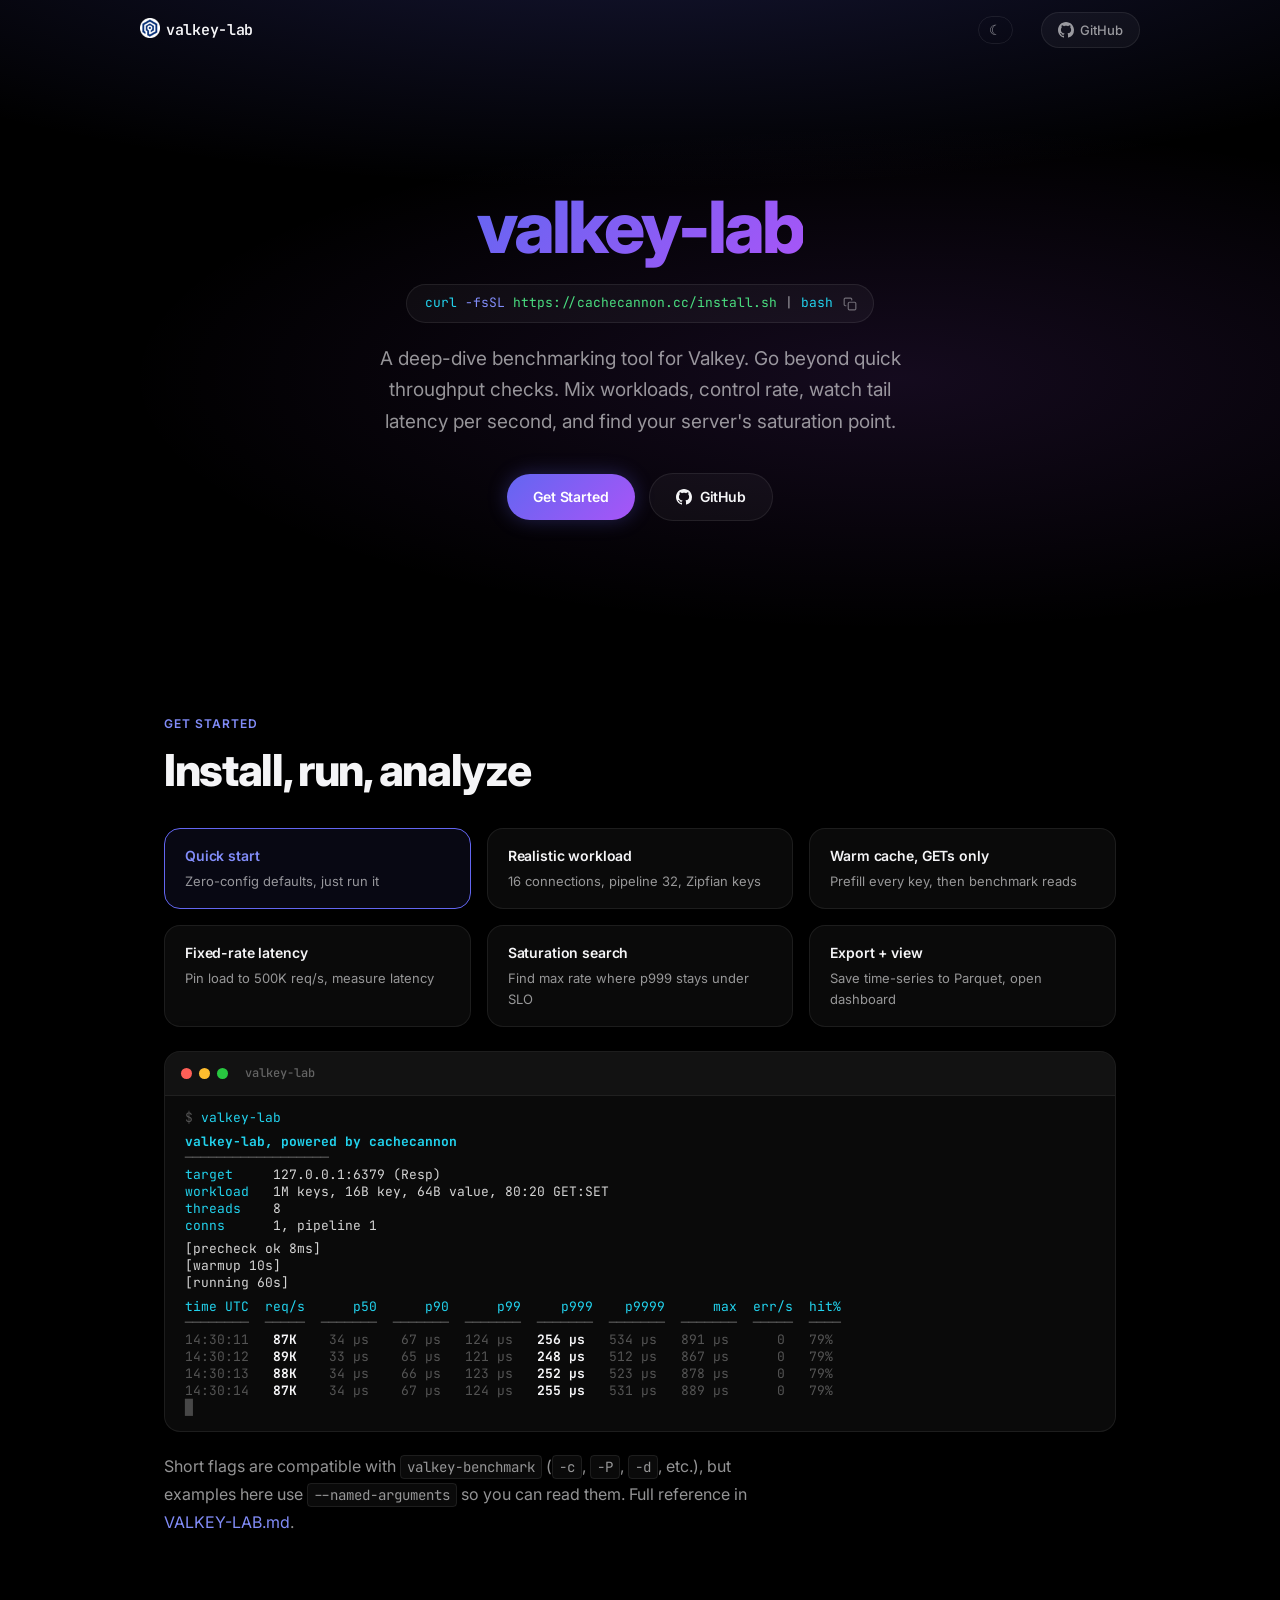
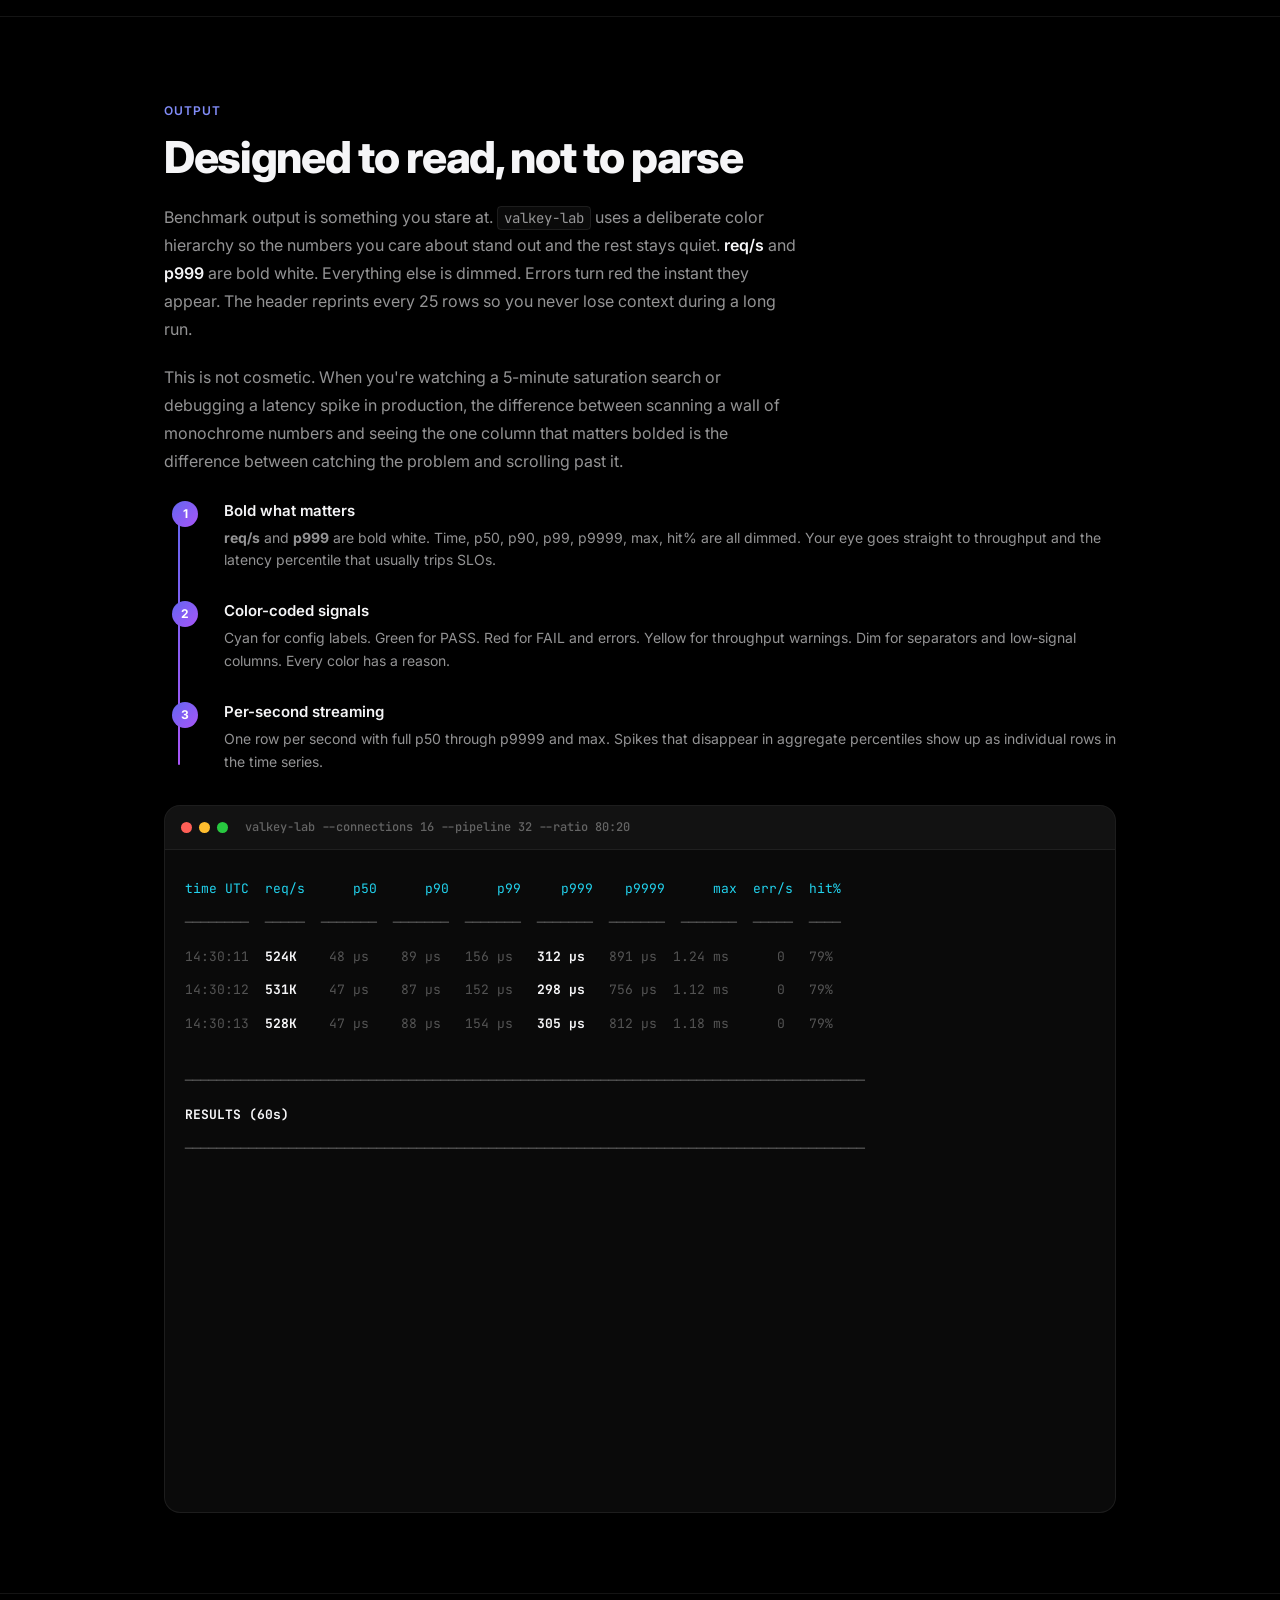
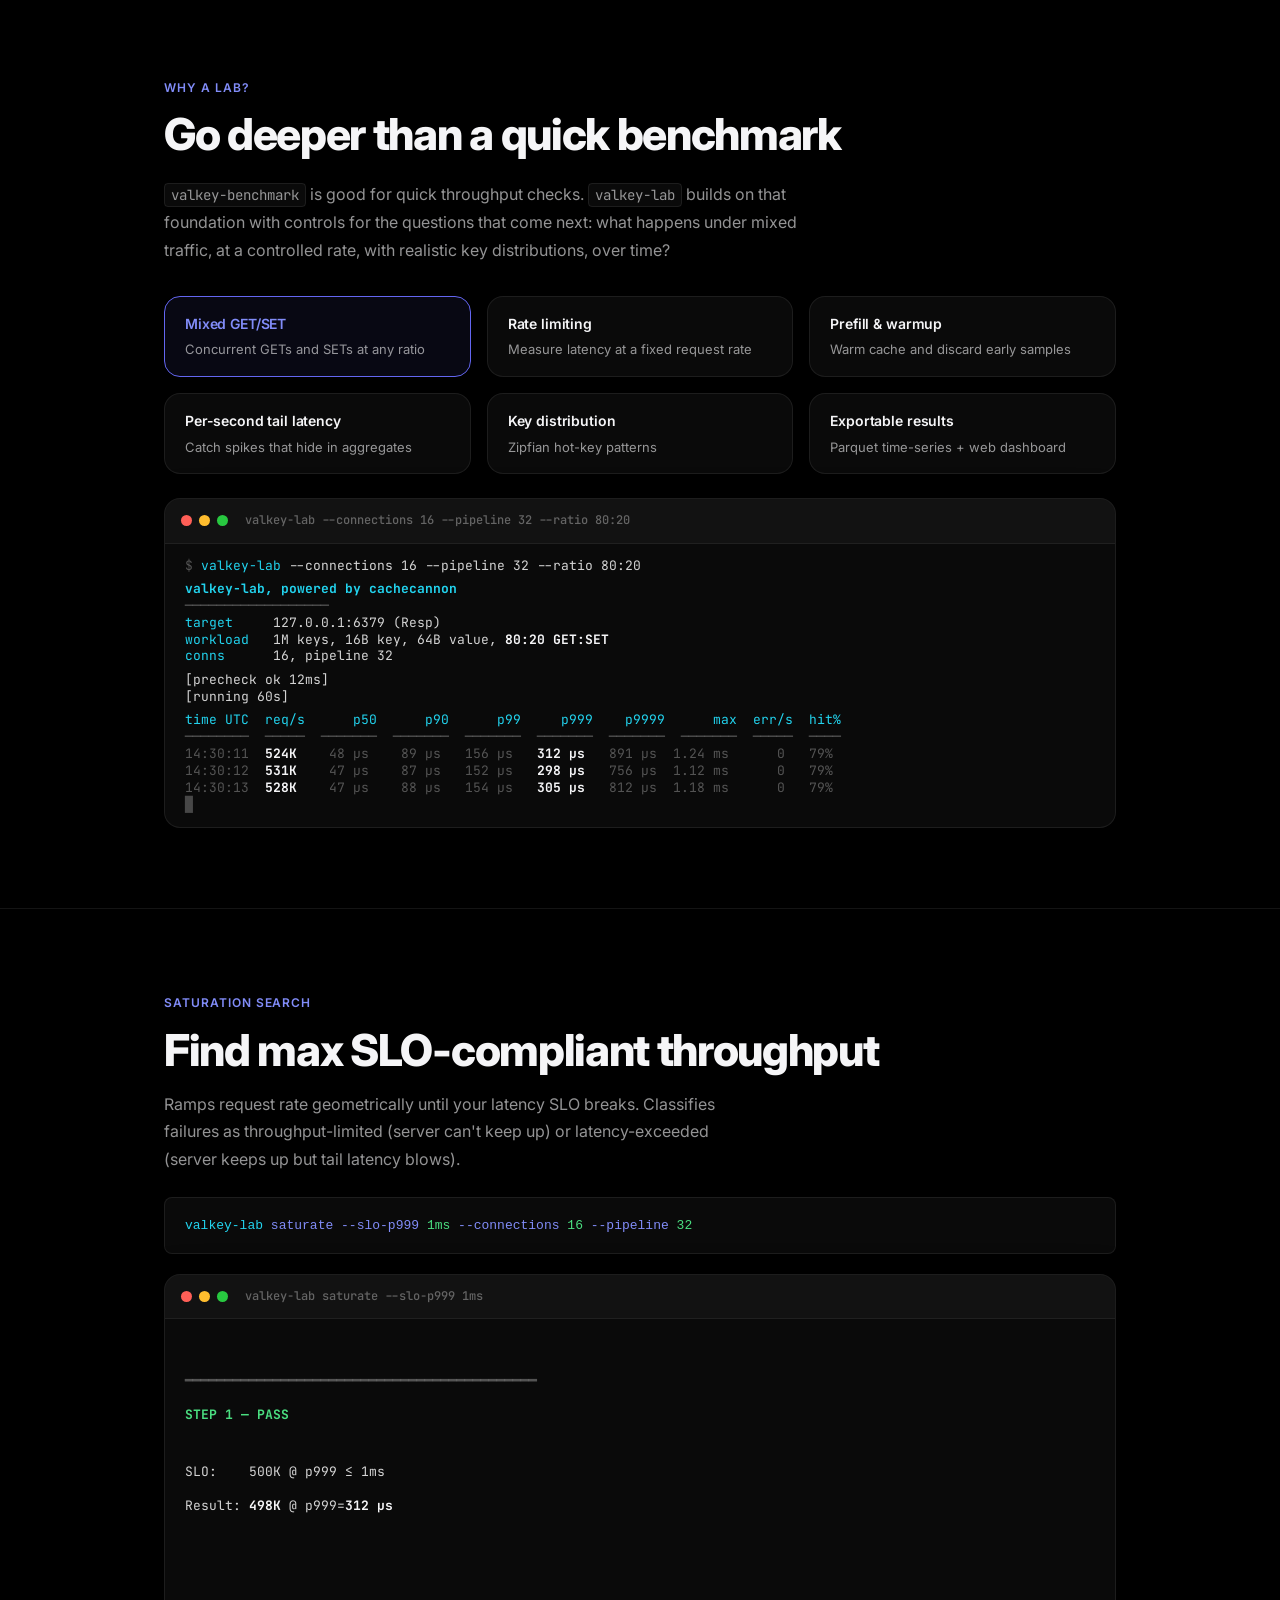
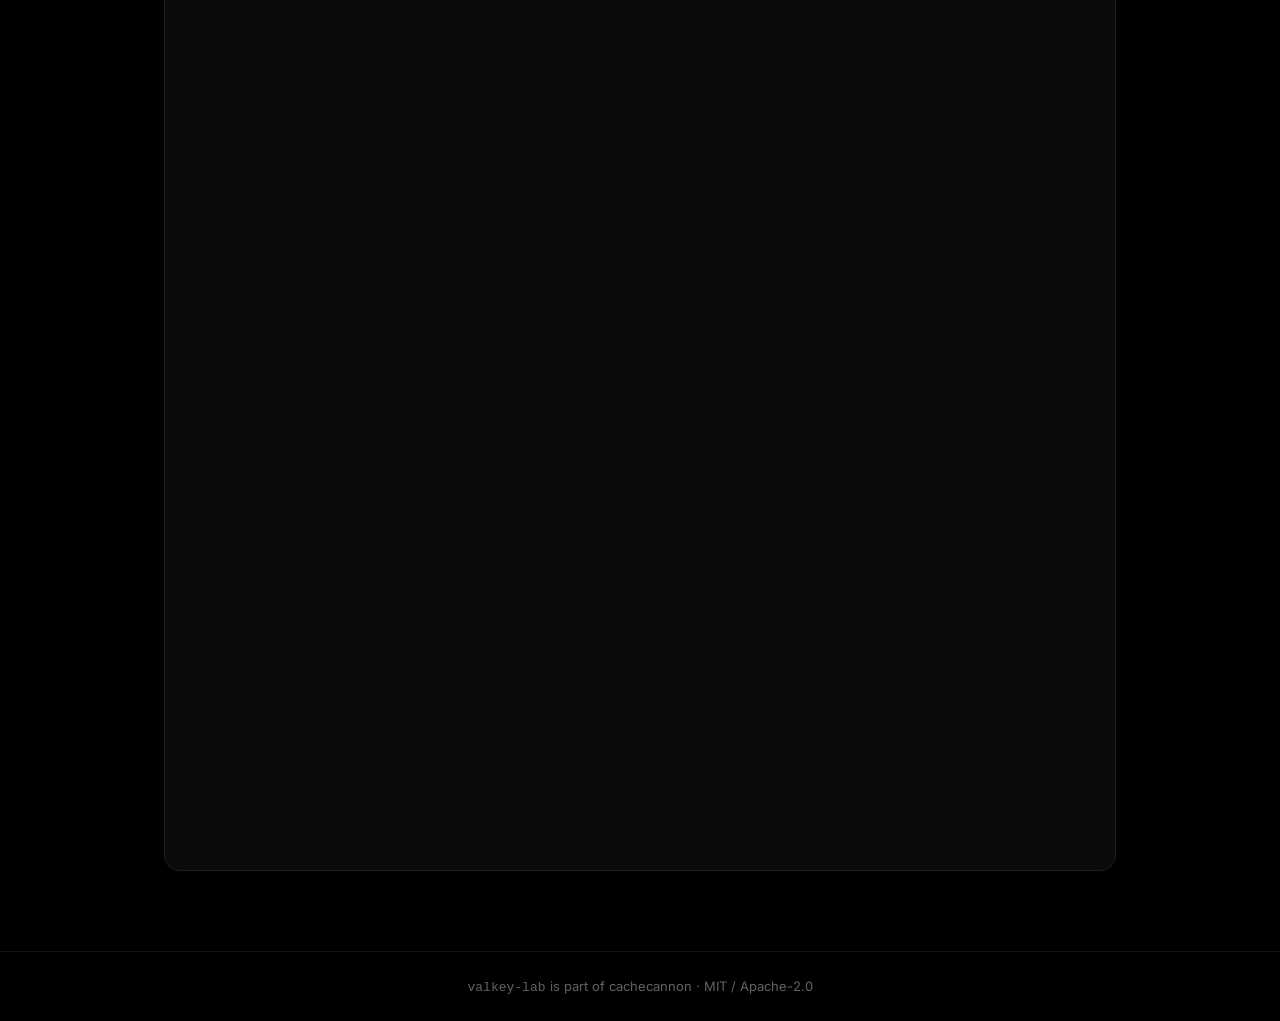
<file: docs/index.html>
<!DOCTYPE html>
<html lang="en" data-theme="dark">
<head>
  <meta charset="UTF-8" />
  <meta name="viewport" content="width=device-width, initial-scale=1.0" />
  <title>valkey-lab</title>
  <link rel="icon" type="image/png" sizes="32x32" href="favicon.png" />
  <meta name="description" content="Deep-dive benchmarking tool for Valkey. Mixed workloads, rate control, saturation search, per-second tail latency, and exportable results." />
  <link rel="preconnect" href="https://fonts.googleapis.com" />
  <link rel="preconnect" href="https://fonts.gstatic.com" crossorigin />
  <link href="https://fonts.googleapis.com/css2?family=Inter:wght@400;500;600;700;800&family=JetBrains+Mono:wght@400;500;600;700&display=swap" rel="stylesheet" />
  <link rel="stylesheet" href="styles.css" />
</head>
<body>

<!-- Nav -->
<nav class="nav" id="nav">
  <div class="nav-inner">
    <a href="#" class="nav-logo"><img src="favicon.png" alt="Valkey" width="20" height="20" style="vertical-align: -3px; margin-right: 6px;" />valkey-lab</a>
    <div class="nav-links">
      <button id="theme-toggle" aria-label="Toggle theme">&#9790;</button>
      <a href="https://github.com/cachecannon/cachecannon" class="nav-github" target="_blank" rel="noopener"><svg height="16" width="16" viewBox="0 0 16 16" fill="currentColor"><path d="M8 0C3.58 0 0 3.58 0 8c0 3.54 2.29 6.53 5.47 7.59.4.07.55-.17.55-.38 0-.19-.01-.82-.01-1.49-2.01.37-2.53-.49-2.69-.94-.09-.23-.48-.94-.82-1.13-.28-.15-.68-.52-.01-.53.63-.01 1.08.58 1.23.82.72 1.21 1.87.87 2.33.66.07-.52.28-.87.51-1.07-1.78-.2-3.64-.89-3.64-3.95 0-.87.31-1.59.82-2.15-.08-.2-.36-1.02.08-2.12 0 0 .67-.21 2.2.82.64-.18 1.32-.27 2-.27.68 0 1.36.09 2 .27 1.53-1.04 2.2-.82 2.2-.82.44 1.1.16 1.92.08 2.12.51.56.82 1.27.82 2.15 0 3.07-1.87 3.75-3.65 3.95.29.25.54.73.54 1.48 0 1.07-.01 1.93-.01 2.2 0 .21.15.46.55.38A8.013 8.013 0 0016 8c0-4.42-3.58-8-8-8z"/></svg> GitHub</a>
    </div>
  </div>
</nav>

<!-- ============ Hero ============ -->
<section class="hero">
  <div class="hero-gradient"></div>
  <div class="hero-content">
    <h1 class="fade-up"><span class="gradient-text">valkey-lab</span></h1>
    <div class="install-pill fade-up">
      <code><span class="cmd">curl</span> <span class="flag">-fsSL</span> <span class="value">https://cachecannon.cc/install.sh</span> | <span class="cmd">bash</span></code>
      <input type="hidden" id="install-cmd" value="curl -fsSL https://cachecannon.cc/install.sh | bash" />
      <button class="copy-btn" id="copy-btn" aria-label="Copy to clipboard">
        <svg width="14" height="14" viewBox="0 0 24 24" fill="none" stroke="currentColor" stroke-width="2" stroke-linecap="round" stroke-linejoin="round"><rect x="9" y="9" width="13" height="13" rx="2"/><path d="M5 15H4a2 2 0 01-2-2V4a2 2 0 012-2h9a2 2 0 012 2v1"/></svg>
      </button>
    </div>
    <p class="hero-subtitle fade-up">
      A deep-dive benchmarking tool for Valkey.
      Go beyond quick throughput checks. Mix workloads, control rate,
      watch tail latency per second, and find your server's saturation point.
    </p>
    <div class="hero-actions fade-up">
      <a href="#try-it" class="btn btn-primary">Get Started</a>
      <a href="https://github.com/cachecannon/cachecannon" class="btn btn-secondary" target="_blank" rel="noopener"><svg height="16" width="16" viewBox="0 0 16 16" fill="currentColor"><path d="M8 0C3.58 0 0 3.58 0 8c0 3.54 2.29 6.53 5.47 7.59.4.07.55-.17.55-.38 0-.19-.01-.82-.01-1.49-2.01.37-2.53-.49-2.69-.94-.09-.23-.48-.94-.82-1.13-.28-.15-.68-.52-.01-.53.63-.01 1.08.58 1.23.82.72 1.21 1.87.87 2.33.66.07-.52.28-.87.51-1.07-1.78-.2-3.64-.89-3.64-3.95 0-.87.31-1.59.82-2.15-.08-.2-.36-1.02.08-2.12 0 0 .67-.21 2.2.82.64-.18 1.32-.27 2-.27.68 0 1.36.09 2 .27 1.53-1.04 2.2-.82 2.2-.82.44 1.1.16 1.92.08 2.12.51.56.82 1.27.82 2.15 0 3.07-1.87 3.75-3.65 3.95.29.25.54.73.54 1.48 0 1.07-.01 1.93-.01 2.2 0 .21.15.46.55.38A8.013 8.013 0 0016 8c0-4.42-3.58-8-8-8z"/></svg> GitHub</a>
    </div>
  </div>
</section>

<!-- ============ Try It ============ -->
<section class="section" id="try-it">
  <div class="container">
    <span class="section-tag fade-up">Get Started</span>
    <h2 class="section-title fade-up">Install, run, analyze</h2>

    <!-- Scenario picker cards -->
    <div class="bento-grid scenario-grid" style="margin-top: 2rem;">
      <div class="bento-card scenario-card active fade-up" data-scenario="default">
        <h3>Quick start</h3>
        <p>Zero-config defaults, just run it</p>
      </div>
      <div class="bento-card scenario-card fade-up" data-scenario="zipf">
        <h3>Realistic workload</h3>
        <p>16 connections, pipeline 32, Zipfian keys</p>
      </div>
      <div class="bento-card scenario-card fade-up" data-scenario="prefill">
        <h3>Warm cache, GETs only</h3>
        <p>Prefill every key, then benchmark reads</p>
      </div>
      <div class="bento-card scenario-card fade-up" data-scenario="ratelimit">
        <h3>Fixed-rate latency</h3>
        <p>Pin load to 500K req/s, measure latency</p>
      </div>
      <div class="bento-card scenario-card fade-up" data-scenario="saturate">
        <h3>Saturation search</h3>
        <p>Find max rate where p999 stays under SLO</p>
      </div>
      <div class="bento-card scenario-card fade-up" data-scenario="export">
        <h3>Export + view</h3>
        <p>Save time-series to Parquet, open dashboard</p>
      </div>
    </div>

    <!-- Interactive terminal (content swapped by JS) -->
    <div class="terminal fade-up" id="scenario-terminal" style="margin-top: 1.5rem;">
      <div class="terminal-bar">
        <span class="terminal-dot r"></span>
        <span class="terminal-dot y"></span>
        <span class="terminal-dot g"></span>
        <span class="terminal-title" id="scenario-title">~/bench</span>
      </div>
      <div class="terminal-body" id="scenario-body"></div>
    </div>

    <div class="prose fade-up" style="margin-top: 1.25rem;">
      <p>
        Short flags are compatible with <code>valkey-benchmark</code> (<code>-c</code>,
        <code>-P</code>, <code>-d</code>, etc.), but examples here use
        <code>--named-arguments</code> so you can read them. Full reference in
        <a href="https://github.com/ksmotiv8/cachecannon/blob/rename-valkey-lab/VALKEY-LAB.md" style="color: var(--accent-light);">VALKEY-LAB.md</a>.
      </p>
    </div>
  </div>
</section>

<div class="divider"></div>

<!-- ============ Output: Designed to Read ============ -->
<section class="section" id="output">
  <div class="container">
    <span class="section-tag fade-up">Output</span>
    <h2 class="section-title fade-up">Designed to read, not to parse</h2>

    <div class="prose fade-up" style="margin-top: 1.25rem;">
      <p>
        Benchmark output is something you stare at. <code>valkey-lab</code> uses a deliberate
        color hierarchy so the numbers you care about stand out and the rest stays
        quiet. <strong>req/s</strong> and <strong>p999</strong> are bold white.
        Everything else is dimmed. Errors turn red the instant they appear.
        The header reprints every 25 rows so you never lose context during a long run.
      </p>
      <p>
        This is not cosmetic. When you're watching a 5-minute saturation search or
        debugging a latency spike in production, the difference between scanning
        a wall of monochrome numbers and seeing the one column that matters bolded
        is the difference between catching the problem and scrolling past it.
      </p>
    </div>

    <div class="step-timeline fade-up">
      <div class="step-item" data-step="1">
        <h3>Bold what matters</h3>
        <p><strong>req/s</strong> and <strong>p999</strong> are bold white. Time, p50, p90, p99, p9999, max, hit% are all dimmed. Your eye goes straight to throughput and the latency percentile that usually trips SLOs.</p>
      </div>
      <div class="step-item" data-step="2">
        <h3>Color-coded signals</h3>
        <p>Cyan for config labels. Green for PASS. Red for FAIL and errors. Yellow for throughput warnings. Dim for separators and low-signal columns. Every color has a reason.</p>
      </div>
      <div class="step-item" data-step="3">
        <h3>Per-second streaming</h3>
        <p>One row per second with full p50 through p9999 and max. Spikes that disappear in aggregate percentiles show up as individual rows in the time series.</p>
      </div>
    </div>

    <div class="terminal fade-up" data-animate style="margin-top: 2rem;">
      <div class="terminal-bar">
        <span class="terminal-dot r"></span>
        <span class="terminal-dot y"></span>
        <span class="terminal-dot g"></span>
        <span class="terminal-title">valkey-lab --connections 16 --pipeline 32 --ratio 80:20</span>
      </div>
      <div class="terminal-body">
<span class="line med"><span class="t-cyan">time UTC  req/s      p50      p90      p99     p999    p9999      max  err/s  hit%</span></span>
<span class="line med"><span class="t-dim">────────  ─────  ───────  ───────  ───────  ───────  ───────  ───────  ─────  ────</span></span>
<span class="line med"><span class="t-dim">14:30:11</span>  <span class="t-bold">524K</span>  <span class="t-dim">  48 µs</span>  <span class="t-dim">  89 µs</span>  <span class="t-dim"> 156 µs</span>  <span class="t-bold"> 312 µs</span>  <span class="t-dim"> 891 µs</span>  <span class="t-dim">1.24 ms</span>  <span class="t-dim">    0</span>  <span class="t-dim"> 79%</span></span>
<span class="line med"><span class="t-dim">14:30:12</span>  <span class="t-bold">531K</span>  <span class="t-dim">  47 µs</span>  <span class="t-dim">  87 µs</span>  <span class="t-dim"> 152 µs</span>  <span class="t-bold"> 298 µs</span>  <span class="t-dim"> 756 µs</span>  <span class="t-dim">1.12 ms</span>  <span class="t-dim">    0</span>  <span class="t-dim"> 79%</span></span>
<span class="line med"><span class="t-dim">14:30:13</span>  <span class="t-bold">528K</span>  <span class="t-dim">  47 µs</span>  <span class="t-dim">  88 µs</span>  <span class="t-dim"> 154 µs</span>  <span class="t-bold"> 305 µs</span>  <span class="t-dim"> 812 µs</span>  <span class="t-dim">1.18 ms</span>  <span class="t-dim">    0</span>  <span class="t-dim"> 79%</span></span>
<span class="line med"></span>
<span class="line slow"><span class="t-dim">─────────────────────────────────────────────────────────────────────────────────────</span></span>
<span class="line slow"><span class="t-bold">RESULTS (60s)</span></span>
<span class="line slow"><span class="t-dim">─────────────────────────────────────────────────────────────────────────────────────</span></span>
<span class="line slow"><span class="t-cyan">throughput</span>   <span class="t-bold">531K req/s</span>, 0% errors</span>
<span class="line slow"><span class="t-cyan">bandwidth</span>    <span class="t-dim">684 Mbps RX, 312 Mbps TX</span></span>
<span class="line slow"></span>
<span class="line slow"><span class="t-cyan">hit rate</span>     <span class="t-dim">79.3% (25.2M hit, 6.6M miss)</span></span>
<span class="line slow"></span>
<span class="line slow"><span class="t-cyan">latency       p50       p90       p99      p999     p9999       max</span></span>
<span class="line slow"><span class="t-cyan">GET</span>        <span class="t-dim">47 µs</span>     <span class="t-dim">87 µs</span>    <span class="t-dim">154 µs</span>    <span class="t-bold">301 µs</span>    <span class="t-dim">756 µs</span>   <span class="t-dim">1.12 ms</span></span>
<span class="line slow"><span class="t-cyan">SET</span>        <span class="t-dim">52 µs</span>     <span class="t-dim">94 µs</span>    <span class="t-dim">167 µs</span>    <span class="t-bold">334 µs</span>    <span class="t-dim">891 µs</span>   <span class="t-dim">1.45 ms</span></span>
<span class="line slow"></span>
<span class="line slow"><span class="t-cyan">connections</span>  <span class="t-dim">16 active, 0 failed</span></span>
      </div>
    </div>
  </div>
</section>

<div class="divider"></div>

<!-- ============ Deep Dive Capabilities ============ -->
<section class="section" id="deep-dive">
  <div class="container">
    <span class="section-tag fade-up">Why a lab?</span>
    <h2 class="section-title fade-up">Go deeper than a quick benchmark</h2>

    <div class="prose fade-up" style="margin-top: 1.25rem;">
      <p>
        <code>valkey-benchmark</code> is good for quick throughput checks.
        <code>valkey-lab</code> builds on that foundation with controls for the questions that
        come next: what happens under mixed traffic, at a controlled rate,
        with realistic key distributions, over time?
      </p>
    </div>

    <div class="bento-grid scenario-grid" style="margin-top: 2rem;">
      <div class="bento-card scenario-card active fade-up" data-feature="mixed">
        <h3>Mixed GET/SET</h3>
        <p>Concurrent GETs and SETs at any ratio</p>
      </div>
      <div class="bento-card scenario-card fade-up" data-feature="ratelimit">
        <h3>Rate limiting</h3>
        <p>Measure latency at a fixed request rate</p>
      </div>
      <div class="bento-card scenario-card fade-up" data-feature="prefill">
        <h3>Prefill &amp; warmup</h3>
        <p>Warm cache and discard early samples</p>
      </div>
      <div class="bento-card scenario-card fade-up" data-feature="taillatency">
        <h3>Per-second tail latency</h3>
        <p>Catch spikes that hide in aggregates</p>
      </div>
      <div class="bento-card scenario-card fade-up" data-feature="zipf">
        <h3>Key distribution</h3>
        <p>Zipfian hot-key patterns</p>
      </div>
      <div class="bento-card scenario-card fade-up" data-feature="parquet">
        <h3>Exportable results</h3>
        <p>Parquet time-series + web dashboard</p>
      </div>
    </div>

    <!-- Interactive terminal for features -->
    <div class="terminal fade-up" id="feature-terminal" style="margin-top: 1.5rem;">
      <div class="terminal-bar">
        <span class="terminal-dot r"></span>
        <span class="terminal-dot y"></span>
        <span class="terminal-dot g"></span>
        <span class="terminal-title" id="feature-title">valkey-lab --connections 16 --pipeline 32 --ratio 80:20</span>
      </div>
      <div class="terminal-body" id="feature-body"></div>
    </div>
  </div>
</section>

<div class="divider"></div>

<!-- ============ Saturation Search ============ -->
<section class="section" id="saturate">
  <div class="container">
    <span class="section-tag fade-up">Saturation Search</span>
    <h2 class="section-title fade-up">Find max SLO-compliant throughput</h2>
    <p class="section-subtitle fade-up">
      Ramps request rate geometrically until your latency SLO breaks.
      Classifies failures as throughput-limited (server can't keep up)
      or latency-exceeded (server keeps up but tail latency blows).
    </p>

    <div class="code-block fade-up" style="margin-top: 1.5rem;">
      <pre><code><span class="cmd">valkey-lab</span> <span class="flag">saturate</span> <span class="flag">--slo-p999</span> <span class="value">1ms</span> <span class="flag">--connections</span> <span class="value">16</span> <span class="flag">--pipeline</span> <span class="value">32</span></code></pre>
    </div>

    <div class="terminal fade-up" data-animate style="margin-top: 1.25rem;">
      <div class="terminal-bar">
        <span class="terminal-dot r"></span>
        <span class="terminal-dot y"></span>
        <span class="terminal-dot g"></span>
        <span class="terminal-title">valkey-lab saturate --slo-p999 1ms</span>
      </div>
      <div class="terminal-body">
<span class="line slow"></span>
<span class="line slow"><span class="t-dim">━━━━━━━━━━━━━━━━━━━━━━━━━━━━━━━━━━━━━━━━━━━━</span></span>
<span class="line slow"><span class="t-green">STEP 1 — PASS</span></span>
<span class="line slow"></span>
<span class="line slow">SLO:    500K @ p999 ≤ 1ms</span>
<span class="line slow">Result: <span class="t-bold">498K</span> @ p999=<span class="t-bold">312 µs</span></span>
<span class="line slow"><span class="t-dim">Headroom: 69%</span></span>
<span class="line slow"><span class="t-dim">━━━━━━━━━━━━━━━━━━━━━━━━━━━━━━━━━━━━━━━━━━━━</span></span>
<span class="line slow"></span>
<span class="line slow"><span class="t-dim">━━━━━━━━━━━━━━━━━━━━━━━━━━━━━━━━━━━━━━━━━━━━</span></span>
<span class="line slow"><span class="t-green">STEP 2 — PASS</span></span>
<span class="line slow"></span>
<span class="line slow">SLO:    525K @ p999 ≤ 1ms</span>
<span class="line slow">Result: <span class="t-bold">523K</span> @ p999=<span class="t-bold">445 µs</span></span>
<span class="line slow"><span class="t-dim">Headroom: 55%</span></span>
<span class="line slow"><span class="t-dim">━━━━━━━━━━━━━━━━━━━━━━━━━━━━━━━━━━━━━━━━━━━━</span></span>
<span class="line slow"></span>
<span class="line slow"><span class="t-dim">━━━━━━━━━━━━━━━━━━━━━━━━━━━━━━━━━━━━━━━━━━━━</span></span>
<span class="line slow"><span class="t-red">STEP 3 — FAIL — Throughput Limited</span></span>
<span class="line slow"></span>
<span class="line slow">SLO:    551K @ p999 ≤ 1ms</span>
<span class="line slow">Result: <span class="t-bold">412K</span> @ p999=<span class="t-bold">845 µs</span></span>
<span class="line slow"><span class="t-yellow">Throughput: 75% (need 90%)</span></span>
<span class="line slow"><span class="t-dim">━━━━━━━━━━━━━━━━━━━━━━━━━━━━━━━━━━━━━━━━━━━━</span></span>
<span class="line slow"></span>
<span class="line slow"><span class="t-dim">━━━━━━━━━━━━━━━━━━━━━━━━━━━━━━━━━━━━━━━━━━━━</span></span>
<span class="line slow"><span class="t-red">STEP 4 — FAIL — Latency Exceeded</span></span>
<span class="line slow"></span>
<span class="line slow">SLO:    579K @ p999 ≤ 1ms</span>
<span class="line slow">Result: <span class="t-bold">401K</span> @ p999=<span class="t-bold">3.40 ms</span></span>
<span class="line slow"><span class="t-red">Latency: p999 3400us > 1000us SLO</span></span>
<span class="line slow"><span class="t-dim">━━━━━━━━━━━━━━━━━━━━━━━━━━━━━━━━━━━━━━━━━━━━</span></span>
<span class="line slow"></span>
<span class="line slow"><span class="t-dim">────────────────────────────────────────────────────────</span></span>
<span class="line slow"><span class="t-green">MAX COMPLIANT THROUGHPUT: 525K req/s</span></span>
      </div>
    </div>
  </div>
</section>


<!-- Footer -->
<footer>
  <div class="container">
    <p><code>valkey-lab</code> is part of <a href="https://github.com/cachecannon/cachecannon">cachecannon</a> &middot; MIT / Apache-2.0</p>
  </div>
</footer>

<script src="script.js"></script>
</body>
</html>
</file>
<file: docs/styles.css>
/* ============================================
   valkey-lab — Product Page
   Adapted from Valkey-for-AI design system
   ============================================ */

:root {
  --bg:             #000;
  --bg-elevated:    #0a0a0a;
  --bg-card:        rgba(255,255,255,0.04);
  --bg-card-hover:  rgba(255,255,255,0.07);
  --border:         rgba(255,255,255,0.08);
  --border-hover:   rgba(255,255,255,0.15);
  --text-primary:   #f5f5f7;
  --text-secondary: rgba(245,245,247,0.6);
  --text-tertiary:  rgba(245,245,247,0.4);
  --accent:         #6366f1;
  --accent-light:   #818cf8;
  --gradient-1:     #6366f1;
  --gradient-2:     #a855f7;
  --gradient-3:     #ec4899;
  --green:          #4ade80;
  --red:            #f87171;
  --yellow:         #facc15;
  --cyan:           #22d3ee;

  --radius-sm: 8px;
  --radius-md: 16px;
  --radius-lg: 24px;

  --font: 'Inter', -apple-system, BlinkMacSystemFont, 'Segoe UI', sans-serif;
  --mono: 'JetBrains Mono', 'Fira Code', 'Cascadia Code', monospace;
  --transition: 0.3s cubic-bezier(0.4, 0, 0.2, 1);
  --transition-slow: 0.6s cubic-bezier(0.4, 0, 0.2, 1);
}

[data-theme="light"] {
  --bg:             #fafafa;
  --bg-elevated:    #f5f5f5;
  --bg-card:        rgba(0,0,0,0.03);
  --bg-card-hover:  rgba(0,0,0,0.06);
  --border:         rgba(0,0,0,0.08);
  --border-hover:   rgba(0,0,0,0.15);
  --text-primary:   #1d1d1f;
  --text-secondary: rgba(29,29,31,0.6);
  --text-tertiary:  rgba(29,29,31,0.4);
}

/* ---- Reset ---- */
*, *::before, *::after { box-sizing: border-box; margin: 0; padding: 0; }
html { scroll-behavior: smooth; -webkit-font-smoothing: antialiased; }
body {
  font-family: var(--font);
  background: var(--bg);
  color: var(--text-primary);
  line-height: 1.6;
  overflow-x: hidden;
}
a { color: inherit; text-decoration: none; }
a:hover { text-decoration: none; }

/* ---- Layout ---- */
.container { max-width: 1000px; margin: 0 auto; padding: 0 24px; }
.section { padding: 80px 0; }

/* ---- Animations ---- */
@keyframes gradientShift {
  0%, 100% { background-position: 0% 50%; }
  50% { background-position: 100% 50%; }
}
@keyframes pulse {
  0%, 100% { opacity: 0.4; }
  50% { opacity: 0.7; }
}
.fade-up {
  opacity: 0;
  transform: translateY(24px);
  transition: opacity var(--transition-slow), transform var(--transition-slow);
}
.fade-up.visible { opacity: 1; transform: translateY(0); }

/* ---- Nav ---- */
.nav {
  position: fixed; top: 0; left: 0; right: 0; z-index: 1000;
  padding: 0 24px;
  transition: var(--transition);
}
.nav.scrolled {
  background: rgba(0,0,0,0.72);
  backdrop-filter: saturate(180%) blur(20px);
  -webkit-backdrop-filter: saturate(180%) blur(20px);
  border-bottom: 1px solid var(--border);
}
[data-theme="light"] .nav.scrolled {
  background: rgba(250,250,250,0.8);
}
.nav-inner {
  max-width: 1000px; margin: 0 auto;
  display: flex; align-items: center; justify-content: space-between;
  height: 60px;
}
.nav-logo {
  font-family: var(--mono); font-size: 15px; font-weight: 600;
  color: var(--text-primary); letter-spacing: -0.02em;
}
.nav-logo .accent { color: var(--cyan); }
.nav-links { display: flex; align-items: center; gap: 28px; }
.nav-links a {
  font-size: 13px; font-weight: 500; color: var(--text-secondary);
  transition: color var(--transition);
}
.nav-links a:hover { color: var(--text-primary); }
.nav-github {
  display: inline-flex; align-items: center; gap: 6px;
  background: var(--bg-card); border: 1px solid var(--border);
  padding: 7px 16px; border-radius: 100px; font-size: 13px;
  transition: all var(--transition);
}
.nav-github:hover { background: var(--bg-card-hover); border-color: var(--border-hover); }
#theme-toggle {
  background: none; border: 1px solid var(--border); color: var(--text-secondary);
  cursor: pointer; padding: 5px 10px; border-radius: 100px; font-size: 14px;
  transition: all var(--transition);
}
#theme-toggle:hover { border-color: var(--border-hover); color: var(--text-primary); }

/* ---- Install pill ---- */
.install-pill {
  display: inline-flex;
  align-items: center;
  gap: 8px;
  background: var(--bg-card);
  border: 1px solid var(--border);
  border-radius: 100px;
  padding: 8px 14px 8px 18px;
  margin-bottom: 20px;
  transition: all var(--transition);
}
.install-pill:hover {
  border-color: var(--border-hover);
}
.install-pill code {
  font-family: var(--mono);
  font-size: 13px;
  color: var(--text-secondary);
  white-space: nowrap;
}
.install-pill .cmd   { color: var(--cyan); }
.install-pill .flag  { color: var(--accent-light); }
.install-pill .value { color: var(--green); }
.copy-btn {
  display: inline-flex;
  align-items: center;
  justify-content: center;
  background: none;
  border: none;
  color: var(--text-tertiary);
  cursor: pointer;
  padding: 2px;
  transition: color var(--transition);
}
.copy-btn:hover {
  color: var(--text-primary);
}
.copy-btn.copied {
  color: var(--green);
}

/* ---- Hero ---- */
.hero {
  position: relative;
  min-height: 70vh;
  display: flex; align-items: center; justify-content: center;
  padding: 120px 24px 40px;
  text-align: center;
  overflow: hidden;
}
.hero-gradient {
  position: absolute; inset: 0;
  background:
    radial-gradient(ellipse 80% 50% at 50% -20%, rgba(99,102,241,0.25), transparent),
    radial-gradient(ellipse 60% 40% at 70% 60%, rgba(168,85,247,0.12), transparent);
  animation: pulse 8s ease-in-out infinite;
}
.hero-content { position: relative; z-index: 1; max-width: 700px; }
.hero-badge {
  display: inline-flex; align-items: center; gap: 8px;
  padding: 7px 18px; background: var(--bg-card); border: 1px solid var(--border);
  border-radius: 100px; font-size: 12px; font-weight: 500;
  color: var(--text-secondary); letter-spacing: 0.02em; margin-bottom: 28px;
}
.hero h1 {
  font-size: clamp(40px, 7vw, 72px);
  font-weight: 800;
  letter-spacing: -0.04em;
  line-height: 1.05;
  margin-bottom: 20px;
}
.gradient-text {
  background: linear-gradient(135deg, var(--gradient-1), var(--gradient-2), var(--gradient-3));
  background-size: 200% 200%;
  -webkit-background-clip: text; background-clip: text;
  -webkit-text-fill-color: transparent;
  animation: gradientShift 6s ease-in-out infinite;
}
.hero-subtitle {
  font-size: clamp(16px, 2vw, 19px);
  color: var(--text-secondary);
  max-width: 560px; margin: 0 auto 36px;
  line-height: 1.65; font-weight: 400;
}
.hero-actions {
  display: flex; align-items: center; justify-content: center;
  gap: 14px; flex-wrap: wrap;
}

/* ---- Buttons ---- */
.btn {
  display: inline-flex; align-items: center; gap: 8px;
  padding: 12px 26px; border-radius: 100px; font-size: 14px; font-weight: 600;
  border: none; cursor: pointer; letter-spacing: -0.01em;
  transition: all var(--transition);
}
.btn:hover { transform: translateY(-2px); }
.btn-primary {
  background: linear-gradient(135deg, var(--gradient-1), var(--gradient-2));
  color: white;
  box-shadow: 0 0 20px rgba(99,102,241,0.3);
}
.btn-primary:hover { box-shadow: 0 0 30px rgba(99,102,241,0.45); }
.btn-secondary {
  background: var(--bg-card); color: var(--text-primary);
  border: 1px solid var(--border);
}
.btn-secondary:hover { border-color: var(--border-hover); }

/* ---- Section headings ---- */
.section-tag {
  display: inline-block; font-size: 12px; font-weight: 600;
  letter-spacing: 0.08em; text-transform: uppercase;
  color: var(--accent-light); margin-bottom: 12px;
}
.section-title {
  font-size: clamp(28px, 4vw, 44px); font-weight: 800;
  letter-spacing: -0.03em; line-height: 1.15; margin-bottom: 16px;
}
.section-subtitle {
  color: var(--text-secondary); max-width: 600px;
  font-size: 16px; line-height: 1.7;
}

/* ---- Writeup / prose ---- */
.prose { max-width: 640px; }
.prose p {
  color: var(--text-secondary); font-size: 16px; line-height: 1.75;
  margin-bottom: 1.25rem;
}
.prose p:last-child { margin-bottom: 0; }
.prose strong { color: var(--text-primary); font-weight: 600; }
.prose code {
  font-family: var(--mono); font-size: 0.88em;
  background: var(--bg-card); border: 1px solid var(--border);
  padding: 2px 6px; border-radius: 4px;
}

/* ---- Bento cards ---- */
.bento-grid {
  display: grid;
  grid-template-columns: repeat(3, 1fr);
  gap: 16px;
  margin-top: 2rem;
}
.bento-card {
  background: var(--bg-card);
  border: 1px solid var(--border);
  border-radius: var(--radius-md);
  padding: 24px;
  transition: all var(--transition);
}
.bento-card:hover {
  background: var(--bg-card-hover);
  border-color: var(--border-hover);
  transform: translateY(-2px);
}
.bento-card h3 {
  font-size: 16px; font-weight: 600; margin-bottom: 8px;
  letter-spacing: -0.01em;
}
.bento-card p {
  color: var(--text-secondary); font-size: 14px; line-height: 1.6;
}

/* ---- Timeline steps ---- */
.step-timeline {
  position: relative;
  padding-left: 36px;
  margin-top: 24px;
}
.step-timeline::before {
  content: '';
  position: absolute;
  left: 14px;
  top: 8px;
  bottom: 8px;
  width: 2px;
  background: linear-gradient(180deg, var(--gradient-1), var(--gradient-2));
  border-radius: 1px;
}
.step-item {
  position: relative;
  padding: 0 0 28px 24px;
}
.step-item:last-child { padding-bottom: 0; }
.step-item::before {
  content: attr(data-step);
  position: absolute;
  left: -28px;
  top: 2px;
  width: 26px;
  height: 26px;
  display: flex;
  align-items: center;
  justify-content: center;
  border-radius: 50%;
  background: linear-gradient(135deg, var(--gradient-1), var(--gradient-2));
  color: #fff;
  font-size: 12px;
  font-weight: 700;
  line-height: 1;
  z-index: 1;
}
.step-item h3 {
  font-size: 15px;
  font-weight: 600;
  margin-bottom: 4px;
}
.step-item p {
  color: var(--text-secondary);
  font-size: 14px;
  line-height: 1.6;
}

/* ---- Scenario picker cards ---- */
.scenario-card {
  cursor: pointer;
  user-select: none;
  padding: 16px 20px;
}
.scenario-card h3 { font-size: 14px; margin-bottom: 4px; }
.scenario-card p { font-size: 13px; }
.scenario-card.active {
  border-color: var(--accent);
  background: rgba(99,102,241,0.08);
}
.scenario-card.active h3 { color: var(--accent-light); }

/* ---- Terminal window ---- */
.terminal {
  background: #0a0a0a;
  border: 1px solid rgba(255,255,255,0.08);
  border-radius: var(--radius-md);
  overflow: hidden;
  box-shadow: 0 8px 32px rgba(0,0,0,0.6);
}
[data-theme="light"] .terminal {
  background: #1a1a1a;
  border-color: #333;
}
.terminal-bar {
  display: flex; align-items: center; gap: 7px;
  padding: 12px 16px;
  background: rgba(255,255,255,0.03);
  border-bottom: 1px solid rgba(255,255,255,0.06);
}
.terminal-dot { width: 11px; height: 11px; border-radius: 50%; }
.terminal-dot.r { background: #ff5f57; }
.terminal-dot.y { background: #ffbd2e; }
.terminal-dot.g { background: #28c840; }
.terminal-title {
  margin-left: 10px; font-family: var(--mono);
  font-size: 12px; color: rgba(255,255,255,0.35); font-weight: 500;
}
.terminal-body {
  padding: 14px 20px;
  font-family: var(--mono);
  font-size: 13px;
  line-height: 1.3;
  color: #d4d4d4;
  overflow-x: auto;
  white-space: pre;
  min-height: 40px;
}

/* Terminal color classes — exact match to clean.rs ANSI codes:
   \x1b[36m = CYAN   \x1b[2m = DIM   \x1b[1m = BOLD
   \x1b[32m = GREEN  \x1b[31m = RED   \x1b[33m = YELLOW */
.t-cyan   { color: #22d3ee; }
.t-dim    { color: rgba(255,255,255,0.3); }
.t-bold   { font-weight: 700; color: #f5f5f7; }
.t-green  { color: #4ade80; font-weight: 700; }
.t-red    { color: #f87171; font-weight: 700; }
.t-yellow { color: #facc15; font-weight: 700; }

/* Animated terminal lines */
.terminal-body .line {
  display: block;
  opacity: 0;
}
.terminal-body .line:empty {
  min-height: 0.5em;
}
.terminal-body .line.visible { opacity: 1; }

@keyframes typeLine {
  from { opacity: 0; transform: translateY(2px); }
  to   { opacity: 1; transform: translateY(0); }
}

.terminal-cursor::after {
  content: '\2588';
  animation: blink 1s step-end infinite;
  color: rgba(255,255,255,0.25);
}
@keyframes blink { 50% { opacity: 0; } }

/* ---- Comparison table ---- */
.table-wrapper {
  overflow-x: auto; margin-top: 2rem;
  background: var(--bg-card);
  border: 1px solid var(--border);
  border-radius: var(--radius-md);
}
.table-wrapper table { width: 100%; border-collapse: collapse; font-size: 14px; }
.table-wrapper th {
  text-align: left; padding: 12px 16px;
  background: rgba(255,255,255,0.02); font-weight: 600; font-size: 13px;
  border-bottom: 1px solid var(--border); color: var(--text-secondary);
}
.table-wrapper td {
  padding: 10px 16px; border-bottom: 1px solid var(--border);
  color: var(--text-secondary);
}
.table-wrapper tr:last-child td { border-bottom: none; }
.check { color: var(--green); font-weight: 700; }
.cross { color: var(--text-tertiary); }

/* ---- Code block ---- */
.code-block {
  background: var(--bg-card);
  border: 1px solid var(--border);
  border-radius: var(--radius-sm);
  overflow-x: auto; margin-top: 1.25rem;
}
.code-block pre {
  margin: 0; padding: 16px 20px;
  font-family: var(--mono); font-size: 13px;
  line-height: 1.7; color: var(--text-primary);
}
.code-block .comment { color: var(--text-tertiary); }
.code-block .cmd     { color: var(--cyan); }
.code-block .flag    { color: var(--accent-light); }
.code-block .value   { color: var(--green); }

/* ---- Divider ---- */
.divider { height: 1px; background: var(--border); }

/* ---- CTA ---- */
.cta-section { text-align: center; }
.cta-actions { display: flex; gap: 14px; justify-content: center; flex-wrap: wrap; margin-top: 1.5rem; }

/* ---- Footer ---- */
footer {
  border-top: 1px solid var(--border);
  padding: 24px 0; text-align: center;
  color: var(--text-tertiary); font-size: 13px;
}
footer a { color: var(--text-tertiary); transition: color var(--transition); }
footer a:hover { color: var(--accent-light); }

/* ---- Responsive ---- */
@media (max-width: 768px) {
  .section { padding: 56px 0; }
  .nav-links a:not(.nav-github):not(#theme-toggle) { display: none; }
  .install-pill code { font-size: 11px; }
  .bento-grid { grid-template-columns: 1fr; }
  .terminal-body { font-size: 11px; padding: 14px 16px; }
  .hero { min-height: 60vh; padding-top: 100px; }
}
@media (max-width: 480px) {
  .bento-grid { gap: 12px; }
  .terminal-body { font-size: 10px; }
}
</file>
